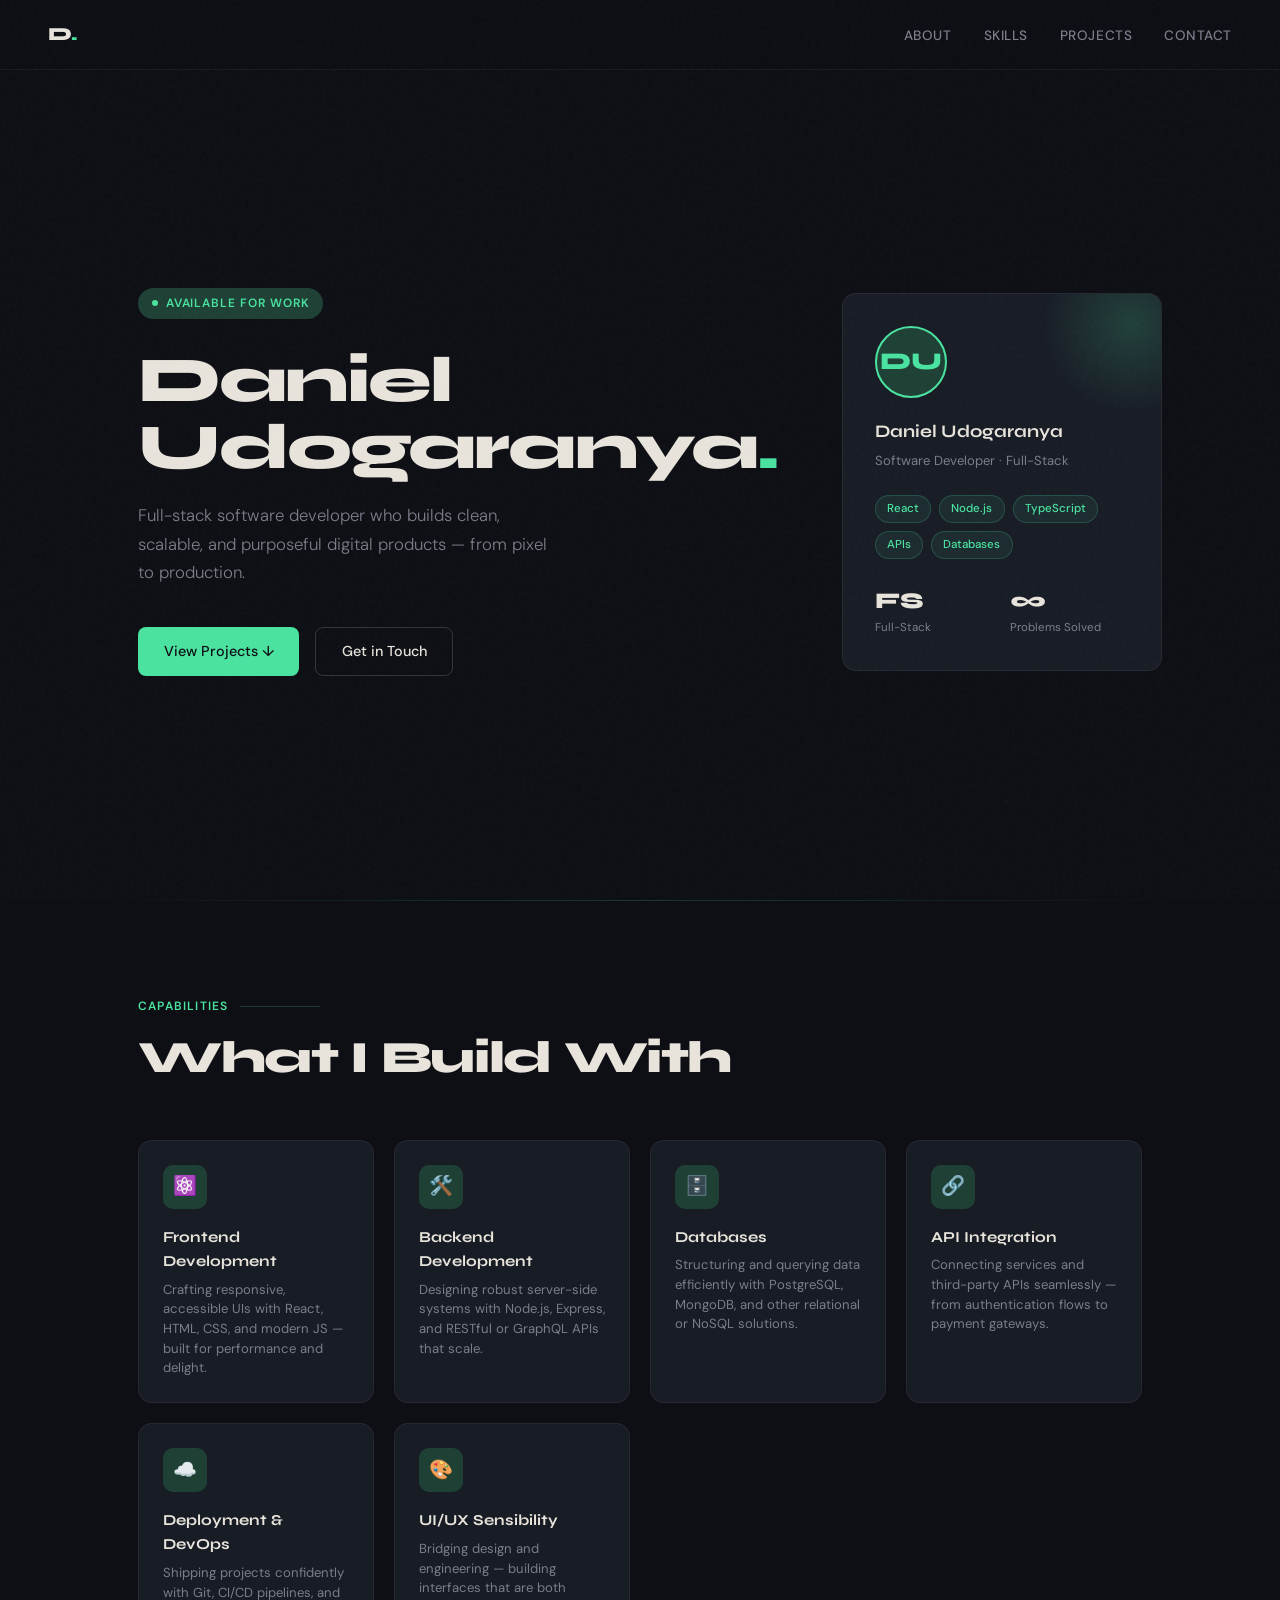
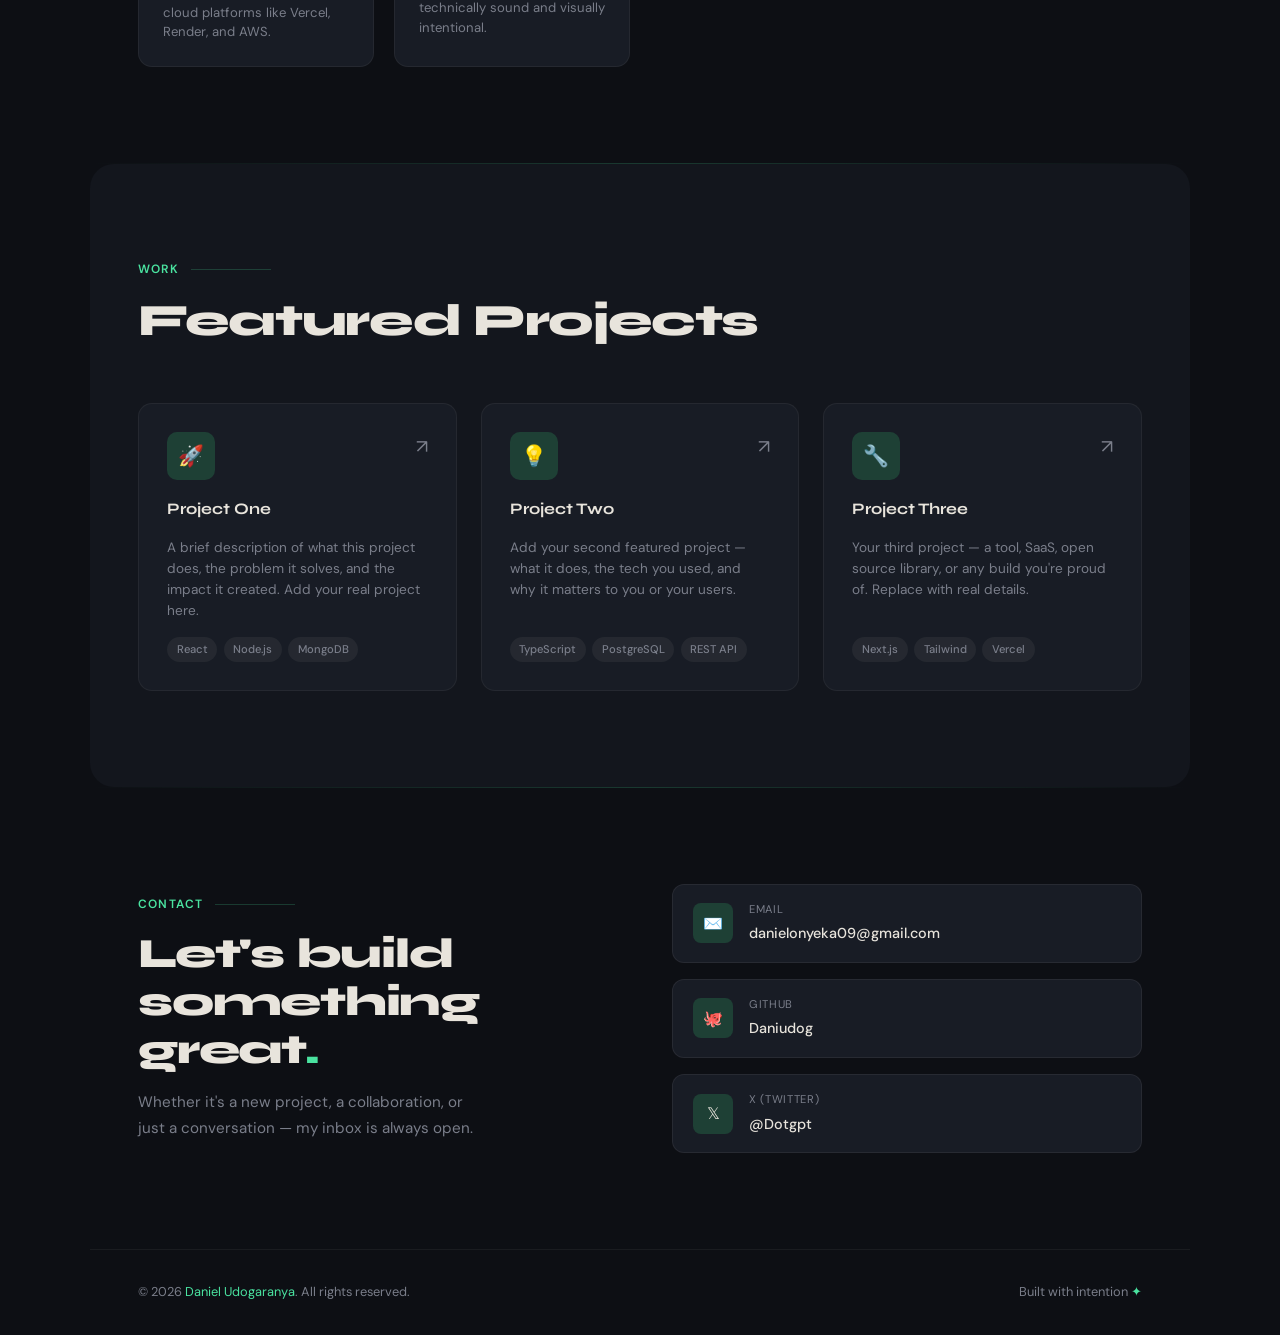
<file: portfolio.html>
<!DOCTYPE html>
<html lang="en">
<head>
  <meta charset="UTF-8" />
  <meta name="viewport" content="width=device-width, initial-scale=1.0"/>
  <title>Daniel Udogaranya — Software Developer</title>
  <link href="https://fonts.googleapis.com/css2?family=Syne:wght@400;600;700;800&family=DM+Sans:ital,opsz,wght@0,9..40,300;0,9..40,400;0,9..40,500;1,9..40,300&display=swap" rel="stylesheet"/>
  <style>
    /* ── DESIGN TOKENS ───────────────────────────────────────────
       60%  #0D0F14  deep charcoal (dominant)
       30%  #E8E4DC  warm off-white (secondary)
       10%  #4AE3A0  mint-green accent
    ─────────────────────────────────────────────────────────── */
    *, *::before, *::after { box-sizing: border-box; margin: 0; padding: 0; }

    :root {
      --bg:        #0D0F14;
      --surface:   #13161D;
      --card:      #181C25;
      --off-white: #E8E4DC;
      --muted:     #7A7E8A;
      --accent:    #4AE3A0;
      --accent-dim:#1E4035;

      --font-display: 'Syne', sans-serif;
      --font-body:    'DM Sans', sans-serif;
      --max-w: 1100px;
      --radius: 14px;
    }

    html { scroll-behavior: smooth; }

    body {
      background: var(--bg);
      color: var(--off-white);
      font-family: var(--font-body);
      font-size: 16px;
      line-height: 1.6;
      overflow-x: hidden;
    }

    /* ── NOISE OVERLAY ── */
    body::before {
      content: '';
      position: fixed; inset: 0;
      background-image: url("data:image/svg+xml,%3Csvg viewBox='0 0 256 256' xmlns='http://www.w3.org/2000/svg'%3E%3Cfilter id='n'%3E%3CfeTurbulence type='fractalNoise' baseFrequency='0.9' numOctaves='4' stitchTiles='stitch'/%3E%3C/filter%3E%3Crect width='100%25' height='100%25' filter='url(%23n)' opacity='1'/%3E%3C/svg%3E");
      opacity: 0.025;
      pointer-events: none;
      z-index: 9999;
    }

    /* ── NAV ── */
    nav {
      position: fixed; top: 0; left: 0; right: 0;
      z-index: 100;
      display: flex; align-items: center; justify-content: space-between;
      padding: 1.25rem 3rem;
      backdrop-filter: blur(18px);
      background: rgba(13,15,20,0.7);
      border-bottom: 1px solid rgba(232,228,220,0.06);
    }

    .nav-logo {
      font-family: var(--font-display);
      font-weight: 800;
      font-size: 1.15rem;
      letter-spacing: -0.02em;
      color: var(--off-white);
      text-decoration: none;
    }
    .nav-logo span { color: var(--accent); }

    .nav-links { display: flex; gap: 2rem; list-style: none; }
    .nav-links a {
      font-size: 0.85rem;
      font-weight: 500;
      letter-spacing: 0.04em;
      text-transform: uppercase;
      color: var(--muted);
      text-decoration: none;
      transition: color 0.2s;
    }
    .nav-links a:hover { color: var(--off-white); }

    /* ── HERO ── */
    #hero {
      min-height: 100vh;
      display: grid;
      grid-template-columns: 1fr 1fr;
      align-items: center;
      gap: 4rem;
      padding: 8rem 3rem 4rem;
      max-width: var(--max-w);
      margin: 0 auto;
    }

    .hero-text { animation: fadeUp 0.9s ease both; }

    .hero-badge {
      display: inline-flex; align-items: center; gap: 0.5rem;
      background: var(--accent-dim);
      color: var(--accent);
      font-size: 0.75rem;
      font-weight: 600;
      letter-spacing: 0.08em;
      text-transform: uppercase;
      padding: 0.35rem 0.85rem;
      border-radius: 100px;
      margin-bottom: 1.75rem;
    }
    .hero-badge::before {
      content: '';
      width: 6px; height: 6px;
      border-radius: 50%;
      background: var(--accent);
      animation: pulse 2s infinite;
    }

    .hero-name {
      font-family: var(--font-display);
      font-size: clamp(2.8rem, 5vw, 4.5rem);
      font-weight: 800;
      line-height: 1.05;
      letter-spacing: -0.03em;
      color: var(--off-white);
      margin-bottom: 1.25rem;
    }
    .hero-name .accent { color: var(--accent); }

    .hero-sub {
      font-size: 1.05rem;
      font-weight: 300;
      color: var(--muted);
      max-width: 420px;
      line-height: 1.7;
      margin-bottom: 2.5rem;
    }

    .hero-cta {
      display: flex; gap: 1rem; flex-wrap: wrap;
    }

    .btn {
      display: inline-flex; align-items: center; gap: 0.5rem;
      padding: 0.75rem 1.6rem;
      border-radius: 8px;
      font-family: var(--font-body);
      font-size: 0.9rem;
      font-weight: 500;
      cursor: pointer;
      text-decoration: none;
      border: none;
      transition: all 0.22s ease;
    }
    .btn-primary {
      background: var(--accent);
      color: #0D0F14;
    }
    .btn-primary:hover { background: #6ff0b6; transform: translateY(-2px); }

    .btn-ghost {
      background: transparent;
      color: var(--off-white);
      border: 1px solid rgba(232,228,220,0.18);
    }
    .btn-ghost:hover { border-color: var(--off-white); transform: translateY(-2px); }

    /* ── HERO VISUAL ── */
    .hero-visual {
      display: flex; justify-content: flex-end; align-items: center;
      animation: fadeUp 0.9s 0.2s ease both;
    }

    .hero-card {
      width: 320px;
      background: var(--card);
      border: 1px solid rgba(232,228,220,0.07);
      border-radius: var(--radius);
      padding: 2rem;
      position: relative;
      overflow: hidden;
    }
    .hero-card::before {
      content: '';
      position: absolute;
      top: -60px; right: -60px;
      width: 180px; height: 180px;
      background: radial-gradient(circle, rgba(74,227,160,0.18), transparent 70%);
      pointer-events: none;
    }

    .avatar-ring {
      width: 72px; height: 72px;
      border-radius: 50%;
      background: var(--accent-dim);
      border: 2px solid var(--accent);
      display: flex; align-items: center; justify-content: center;
      font-family: var(--font-display);
      font-size: 1.5rem;
      font-weight: 800;
      color: var(--accent);
      margin-bottom: 1.25rem;
    }

    .card-name {
      font-family: var(--font-display);
      font-size: 1.1rem;
      font-weight: 700;
      margin-bottom: 0.2rem;
    }
    .card-role { font-size: 0.82rem; color: var(--muted); margin-bottom: 1.5rem; }

    .card-skills { display: flex; flex-wrap: wrap; gap: 0.5rem; margin-bottom: 1.5rem; }
    .skill-chip {
      background: rgba(74,227,160,0.08);
      color: var(--accent);
      border: 1px solid rgba(74,227,160,0.2);
      font-size: 0.72rem;
      font-weight: 500;
      padding: 0.25rem 0.7rem;
      border-radius: 100px;
    }

    .card-stat-row { display: flex; gap: 1rem; }
    .stat { flex: 1; }
    .stat-num {
      font-family: var(--font-display);
      font-size: 1.4rem;
      font-weight: 800;
      color: var(--off-white);
    }
    .stat-lbl { font-size: 0.72rem; color: var(--muted); }

    /* ── SECTIONS ── */
    section {
      max-width: var(--max-w);
      margin: 0 auto;
      padding: 6rem 3rem;
    }

    .section-label {
      display: flex; align-items: center; gap: 0.75rem;
      font-size: 0.75rem;
      font-weight: 600;
      letter-spacing: 0.1em;
      text-transform: uppercase;
      color: var(--accent);
      margin-bottom: 1rem;
    }
    .section-label::after {
      content: '';
      flex: 1;
      height: 1px;
      background: rgba(74,227,160,0.2);
      max-width: 80px;
    }

    .section-title {
      font-family: var(--font-display);
      font-size: clamp(1.8rem, 3.5vw, 2.8rem);
      font-weight: 800;
      letter-spacing: -0.03em;
      color: var(--off-white);
      margin-bottom: 3.5rem;
      line-height: 1.15;
    }

    /* ── SKILLS ── */
    .skills-grid {
      display: grid;
      grid-template-columns: repeat(auto-fill, minmax(220px, 1fr));
      gap: 1.25rem;
    }

    .skill-card {
      background: var(--card);
      border: 1px solid rgba(232,228,220,0.06);
      border-radius: var(--radius);
      padding: 1.5rem;
      transition: border-color 0.25s, transform 0.25s;
    }
    .skill-card:hover { border-color: rgba(74,227,160,0.3); transform: translateY(-4px); }

    .skill-icon {
      width: 44px; height: 44px;
      border-radius: 10px;
      background: var(--accent-dim);
      display: flex; align-items: center; justify-content: center;
      font-size: 1.2rem;
      margin-bottom: 1rem;
    }

    .skill-card h3 {
      font-family: var(--font-display);
      font-size: 0.95rem;
      font-weight: 700;
      margin-bottom: 0.4rem;
      color: var(--off-white);
    }
    .skill-card p { font-size: 0.82rem; color: var(--muted); line-height: 1.5; }

    /* ── PROJECTS ── */
    #projects { background: var(--surface); border-radius: 24px; }

    .projects-grid {
      display: grid;
      grid-template-columns: repeat(auto-fill, minmax(300px, 1fr));
      gap: 1.5rem;
    }

    .project-card {
      background: var(--card);
      border: 1px solid rgba(232,228,220,0.06);
      border-radius: var(--radius);
      padding: 1.75rem;
      display: flex; flex-direction: column; gap: 1rem;
      transition: border-color 0.25s, transform 0.25s;
      cursor: pointer;
    }
    .project-card:hover { border-color: rgba(74,227,160,0.35); transform: translateY(-5px); }

    .project-header { display: flex; justify-content: space-between; align-items: flex-start; }

    .project-icon {
      width: 48px; height: 48px;
      background: var(--accent-dim);
      border-radius: 10px;
      display: flex; align-items: center; justify-content: center;
      font-size: 1.3rem;
    }

    .project-arrow {
      color: var(--muted);
      font-size: 1.2rem;
      transition: color 0.2s, transform 0.2s;
    }
    .project-card:hover .project-arrow { color: var(--accent); transform: translate(3px, -3px); }

    .project-card h3 {
      font-family: var(--font-display);
      font-size: 1rem;
      font-weight: 700;
      color: var(--off-white);
    }
    .project-card p { font-size: 0.85rem; color: var(--muted); line-height: 1.55; flex: 1; }

    .project-tags { display: flex; flex-wrap: wrap; gap: 0.4rem; }
    .tag {
      font-size: 0.7rem;
      font-weight: 500;
      padding: 0.2rem 0.6rem;
      border-radius: 100px;
      background: rgba(232,228,220,0.06);
      color: var(--muted);
    }

    /* ── CONTACT ── */
    .contact-grid {
      display: grid;
      grid-template-columns: 1fr 1fr;
      gap: 4rem;
      align-items: center;
    }

    .contact-text h2 {
      font-family: var(--font-display);
      font-size: clamp(1.8rem, 3.5vw, 2.6rem);
      font-weight: 800;
      letter-spacing: -0.03em;
      margin-bottom: 1rem;
      line-height: 1.15;
    }
    .contact-text p { font-size: 0.95rem; color: var(--muted); max-width: 340px; line-height: 1.7; }

    .contact-links { display: flex; flex-direction: column; gap: 1rem; }

    .contact-link {
      display: flex; align-items: center; gap: 1rem;
      background: var(--card);
      border: 1px solid rgba(232,228,220,0.07);
      border-radius: 12px;
      padding: 1rem 1.25rem;
      text-decoration: none;
      color: var(--off-white);
      transition: border-color 0.22s, transform 0.22s;
    }
    .contact-link:hover { border-color: rgba(74,227,160,0.35); transform: translateX(4px); }

    .contact-link-icon {
      width: 40px; height: 40px;
      background: var(--accent-dim);
      border-radius: 8px;
      display: flex; align-items: center; justify-content: center;
      font-size: 1rem;
      flex-shrink: 0;
    }

    .contact-link-info small { display: block; font-size: 0.7rem; color: var(--muted); margin-bottom: 0.1rem; text-transform: uppercase; letter-spacing: 0.06em; }
    .contact-link-info span { font-size: 0.9rem; font-weight: 500; }

    /* ── FOOTER ── */
    footer {
      border-top: 1px solid rgba(232,228,220,0.06);
      padding: 2rem 3rem;
      max-width: var(--max-w);
      margin: 0 auto;
      display: flex; align-items: center; justify-content: space-between;
    }
    footer p { font-size: 0.8rem; color: var(--muted); }
    footer span { color: var(--accent); }

    /* ── DIVIDER ── */
    .divider {
      height: 1px;
      background: linear-gradient(90deg, transparent, rgba(74,227,160,0.2), transparent);
      max-width: var(--max-w);
      margin: 0 auto;
    }

    /* ── ANIMATIONS ── */
    @keyframes fadeUp {
      from { opacity: 0; transform: translateY(28px); }
      to   { opacity: 1; transform: translateY(0); }
    }
    @keyframes pulse {
      0%, 100% { opacity: 1; }
      50% { opacity: 0.35; }
    }

    .reveal {
      opacity: 0;
      transform: translateY(24px);
      transition: opacity 0.6s ease, transform 0.6s ease;
    }
    .reveal.visible { opacity: 1; transform: none; }

    /* ── RESPONSIVE ── */
    @media (max-width: 768px) {
      nav { padding: 1rem 1.5rem; }
      .nav-links { gap: 1.2rem; }
      #hero { grid-template-columns: 1fr; padding: 7rem 1.5rem 3rem; }
      .hero-visual { justify-content: flex-start; }
      section { padding: 4rem 1.5rem; }
      .contact-grid { grid-template-columns: 1fr; gap: 2.5rem; }
      footer { flex-direction: column; gap: 0.5rem; text-align: center; }
    }
  </style>
</head>
<body>

  <!-- NAV -->
  <nav>
    <a href="#" class="nav-logo">D<span>.</span></a>
    <ul class="nav-links">
      <li><a href="#about">About</a></li>
      <li><a href="#skills">Skills</a></li>
      <li><a href="#projects">Projects</a></li>
      <li><a href="#contact">Contact</a></li>
    </ul>
  </nav>

  <!-- HERO -->
  <div id="hero">
    <div class="hero-text">
      <div class="hero-badge">Available for work</div>
      <h1 class="hero-name">
        Daniel<br/>
        Udogaranya<span class="accent">.</span>
      </h1>
      <p class="hero-sub">
        Full-stack software developer who builds clean, scalable, and purposeful digital products — from pixel to production.
      </p>
      <div class="hero-cta">
        <a href="#projects" class="btn btn-primary">View Projects ↓</a>
        <a href="#contact" class="btn btn-ghost">Get in Touch</a>
      </div>
    </div>

    <div class="hero-visual">
      <div class="hero-card">
        <div class="avatar-ring">DU</div>
        <div class="card-name">Daniel Udogaranya</div>
        <div class="card-role">Software Developer · Full-Stack</div>
        <div class="card-skills">
          <span class="skill-chip">React</span>
          <span class="skill-chip">Node.js</span>
          <span class="skill-chip">TypeScript</span>
          <span class="skill-chip">APIs</span>
          <span class="skill-chip">Databases</span>
        </div>
        <div class="card-stat-row">
          <div class="stat">
            <div class="stat-num">FS</div>
            <div class="stat-lbl">Full-Stack</div>
          </div>
          <div class="stat">
            <div class="stat-num">∞</div>
            <div class="stat-lbl">Problems Solved</div>
          </div>
        </div>
      </div>
    </div>
  </div>

  <div class="divider"></div>

  <!-- SKILLS -->
  <section id="skills">
    <div class="section-label reveal">Capabilities</div>
    <h2 class="section-title reveal">What I Build With</h2>

    <div class="skills-grid">
      <div class="skill-card reveal">
        <div class="skill-icon">⚛️</div>
        <h3>Frontend Development</h3>
        <p>Crafting responsive, accessible UIs with React, HTML, CSS, and modern JS — built for performance and delight.</p>
      </div>
      <div class="skill-card reveal">
        <div class="skill-icon">🛠️</div>
        <h3>Backend Development</h3>
        <p>Designing robust server-side systems with Node.js, Express, and RESTful or GraphQL APIs that scale.</p>
      </div>
      <div class="skill-card reveal">
        <div class="skill-icon">🗄️</div>
        <h3>Databases</h3>
        <p>Structuring and querying data efficiently with PostgreSQL, MongoDB, and other relational or NoSQL solutions.</p>
      </div>
      <div class="skill-card reveal">
        <div class="skill-icon">🔗</div>
        <h3>API Integration</h3>
        <p>Connecting services and third-party APIs seamlessly — from authentication flows to payment gateways.</p>
      </div>
      <div class="skill-card reveal">
        <div class="skill-icon">☁️</div>
        <h3>Deployment & DevOps</h3>
        <p>Shipping projects confidently with Git, CI/CD pipelines, and cloud platforms like Vercel, Render, and AWS.</p>
      </div>
      <div class="skill-card reveal">
        <div class="skill-icon">🎨</div>
        <h3>UI/UX Sensibility</h3>
        <p>Bridging design and engineering — building interfaces that are both technically sound and visually intentional.</p>
      </div>
    </div>
  </section>

  <div class="divider"></div>

  <!-- PROJECTS -->
  <section id="projects">
    <div class="section-label reveal">Work</div>
    <h2 class="section-title reveal">Featured Projects</h2>

    <div class="projects-grid">
      <div class="project-card reveal">
        <div class="project-header">
          <div class="project-icon">🚀</div>
          <span class="project-arrow">↗</span>
        </div>
        <h3>Project One</h3>
        <p>A brief description of what this project does, the problem it solves, and the impact it created. Add your real project here.</p>
        <div class="project-tags">
          <span class="tag">React</span>
          <span class="tag">Node.js</span>
          <span class="tag">MongoDB</span>
        </div>
      </div>

      <div class="project-card reveal">
        <div class="project-header">
          <div class="project-icon">💡</div>
          <span class="project-arrow">↗</span>
        </div>
        <h3>Project Two</h3>
        <p>Add your second featured project — what it does, the tech you used, and why it matters to you or your users.</p>
        <div class="project-tags">
          <span class="tag">TypeScript</span>
          <span class="tag">PostgreSQL</span>
          <span class="tag">REST API</span>
        </div>
      </div>

      <div class="project-card reveal">
        <div class="project-header">
          <div class="project-icon">🔧</div>
          <span class="project-arrow">↗</span>
        </div>
        <h3>Project Three</h3>
        <p>Your third project — a tool, SaaS, open source library, or any build you're proud of. Replace with real details.</p>
        <div class="project-tags">
          <span class="tag">Next.js</span>
          <span class="tag">Tailwind</span>
          <span class="tag">Vercel</span>
        </div>
      </div>
    </div>
  </section>

  <div class="divider"></div>

  <!-- CONTACT -->
  <section id="contact">
    <div class="contact-grid">
      <div class="contact-text reveal">
        <div class="section-label">Contact</div>
        <h2>Let's build something great<span style="color:var(--accent)">.</span></h2>
        <p>Whether it's a new project, a collaboration, or just a conversation — my inbox is always open.</p>
      </div>

      <div class="contact-links reveal">
        <a href="mailto:danielonyeka09@gmail.com" class="contact-link">
          <div class="contact-link-icon">✉️</div>
          <div class="contact-link-info">
            <small>Email</small>
            <span>danielonyeka09@gmail.com</span>
          </div>
        </a>
        <a href="https://github.com/Daniudog" target="_blank" rel="noopener" class="contact-link">
          <div class="contact-link-icon">🐙</div>
          <div class="contact-link-info">
            <small>GitHub</small>
            <span>Daniudog</span>
          </div>
        </a>
        <a href="https://x.com/Dotgpt" target="_blank" rel="noopener" class="contact-link">
          <div class="contact-link-icon">𝕏</div>
          <div class="contact-link-info">
            <small>X (Twitter)</small>
            <span>@Dotgpt</span>
          </div>
        </a>
      </div>
    </div>
  </section>

  <!-- FOOTER -->
  <footer>
    <p>© 2026 <span>Daniel Udogaranya</span>. All rights reserved.</p>
    <p>Built with intention<span> ✦</span></p>
  </footer>

  <!-- SCROLL REVEAL -->
  <script>
    const reveals = document.querySelectorAll('.reveal');
    const io = new IntersectionObserver(
      entries => entries.forEach(e => { if (e.isIntersecting) { e.target.classList.add('visible'); io.unobserve(e.target); } }),
      { threshold: 0.12 }
    );
    reveals.forEach(el => io.observe(el));
  </script>
</body>
</html>
</file>
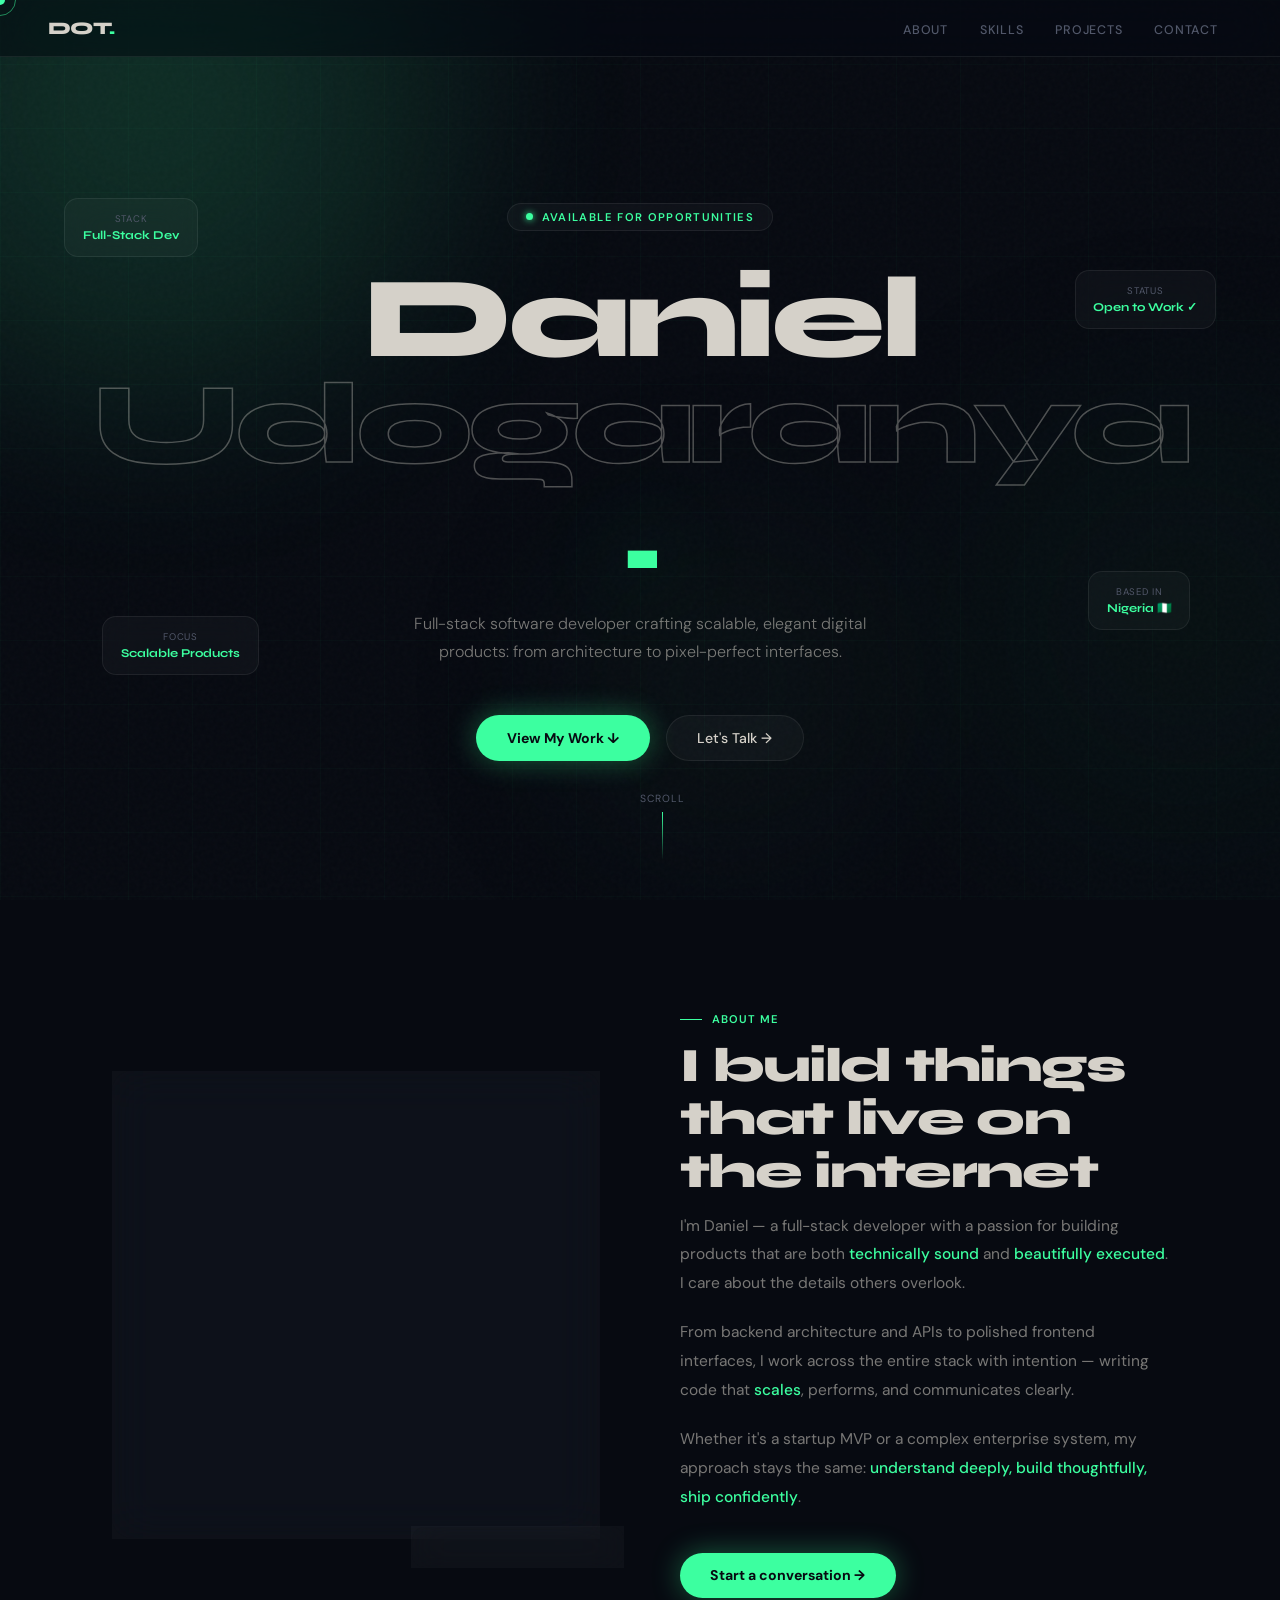
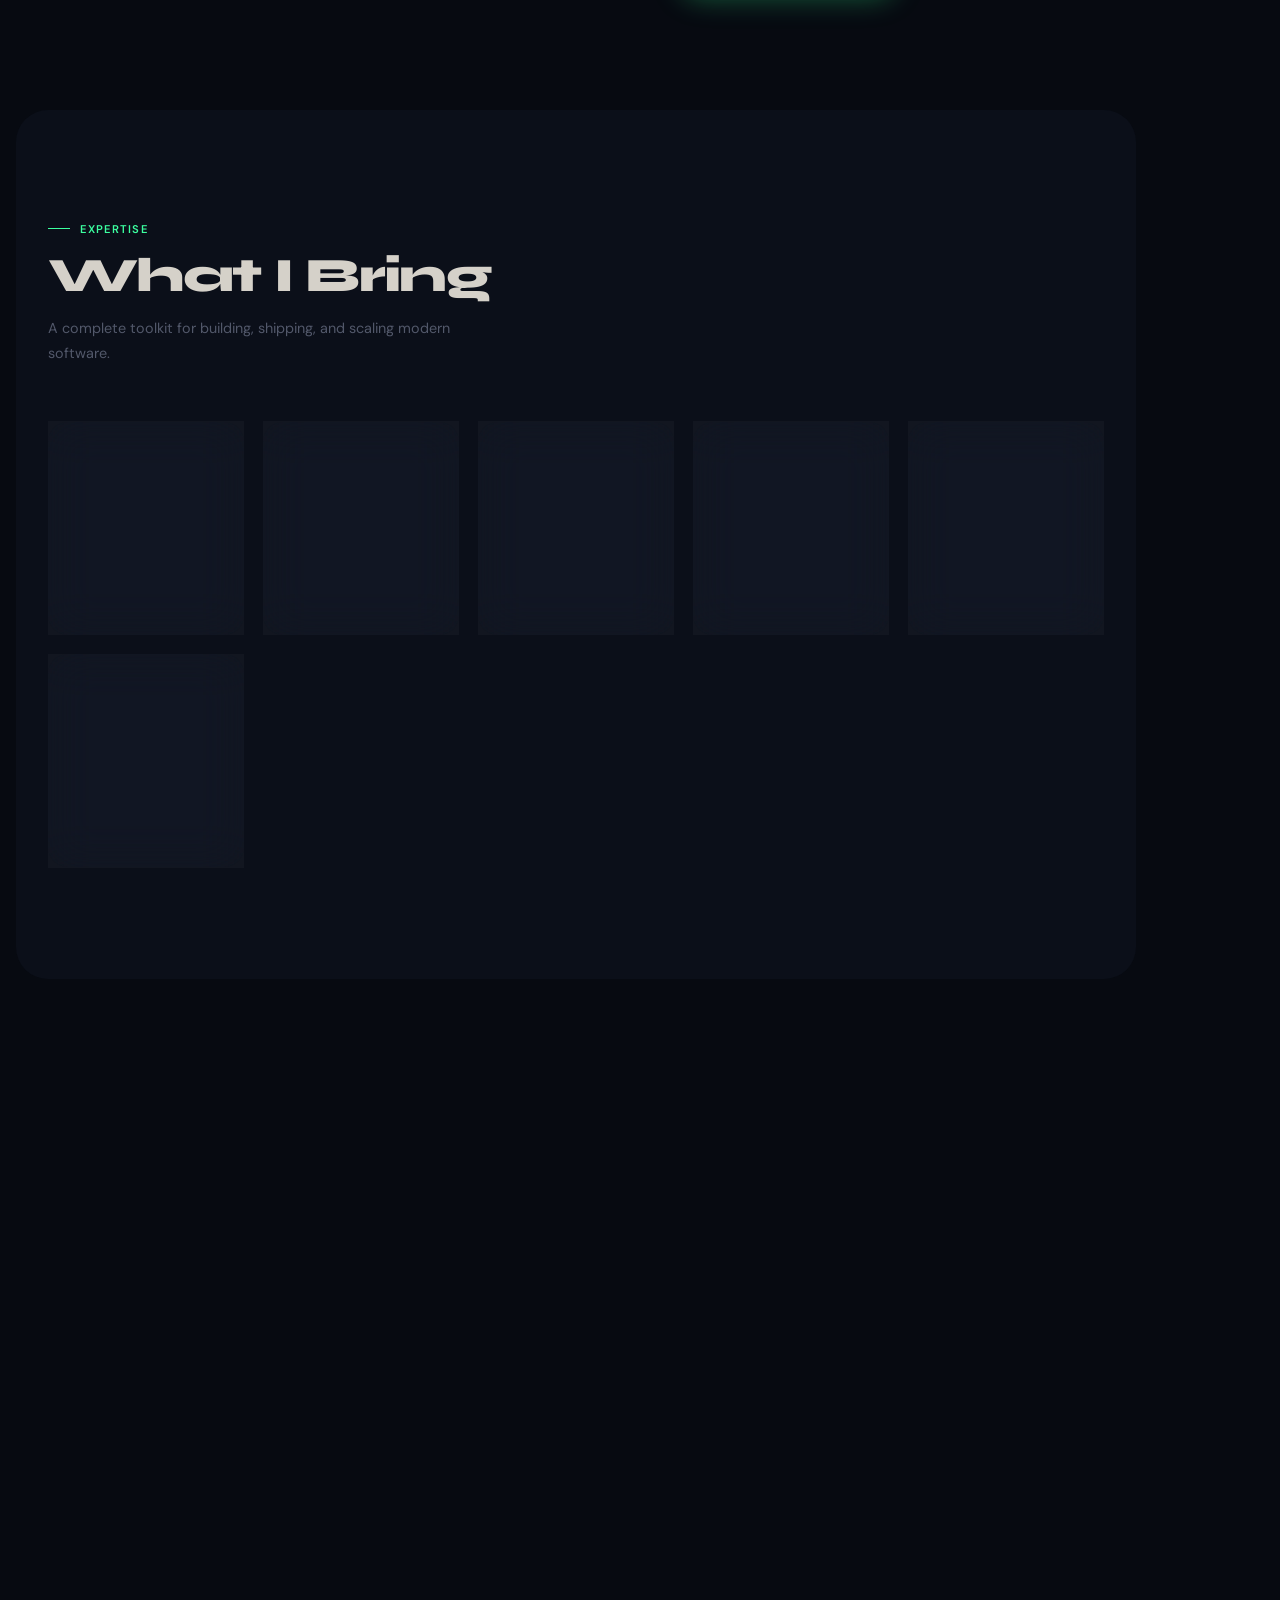
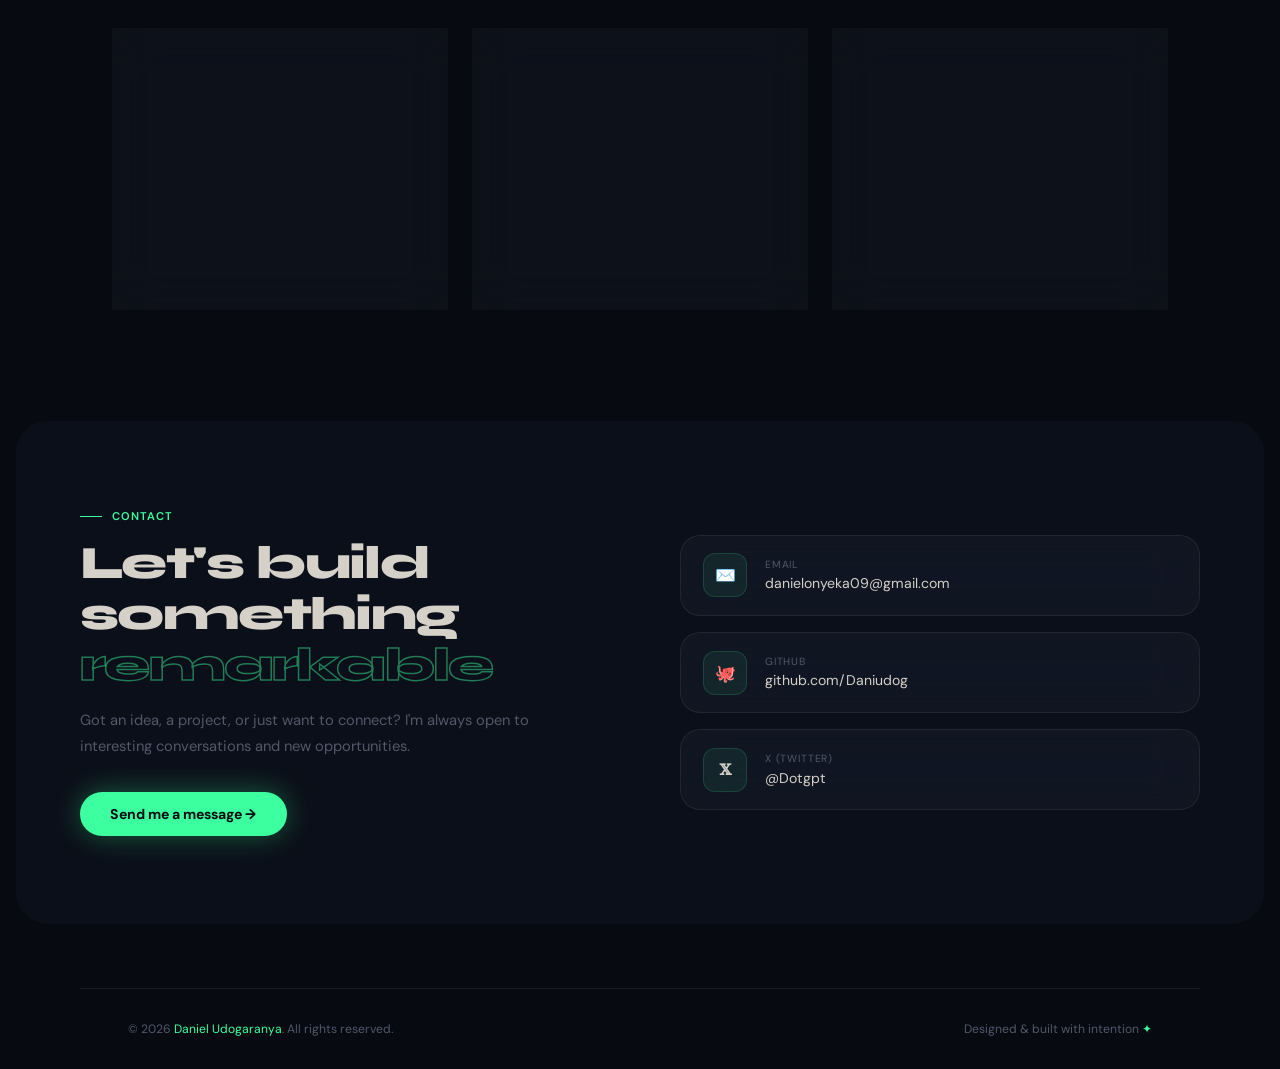
<file: portfolio2.html>
<!DOCTYPE html>
<html lang="en">
<head>
  <meta charset="UTF-8"/>
  <meta name="viewport" content="width=device-width, initial-scale=1.0"/>
  <title>Daniel Udogaranya — Software Developer</title>
  <link href="https://fonts.googleapis.com/css2?family=Syne:wght@400;500;600;700;800&family=DM+Sans:ital,opsz,wght@0,9..40,300;0,9..40,400;0,9..40,500;1,9..40,300&display=swap" rel="stylesheet"/>
  <style>
    /* ══════════════════════════════════════════
       TOKENS  60 / 30 / 10
       60%  #070A11  abyss dark
       30%  #D5D1C9  warm ivory
       10%  #3CFFA0  electric mint
    ══════════════════════════════════════════ */
    *, *::before, *::after { box-sizing: border-box; margin: 0; padding: 0; }
    :root {
      --bg:         #070A11;
      --bg2:        #0B0F19;
      --ivory:      #D5D1C9;
      --ivory-dim:  rgba(213,209,201,0.55);
      --muted:      #52586A;
      --mint:       #3CFFA0;
      --mint-glow:  rgba(60,255,160,0.2);
      --mint-dim:   rgba(60,255,160,0.07);
      --glass:      rgba(255,255,255,0.03);
      --glass-b:    rgba(255,255,255,0.07);
      --glass-bh:   rgba(60,255,160,0.3);
      --r: 20px;
      --font-d: 'Syne', sans-serif;
      --font-b: 'DM Sans', sans-serif;
      --max: 1120px;
    }
    html { scroll-behavior: smooth; }
    body {
      background: var(--bg);
      color: var(--ivory);
      font-family: var(--font-b);
      overflow-x: hidden;
      cursor: none;
    }

    /* ── CURSOR ── */
    #cur  { width:10px;height:10px;background:var(--mint);border-radius:50%;position:fixed;pointer-events:none;z-index:9999;transform:translate(-50%,-50%);mix-blend-mode:screen;transition:width .2s,height .2s; }
    #cur2 { width:32px;height:32px;border:1px solid rgba(60,255,160,0.5);border-radius:50%;position:fixed;pointer-events:none;z-index:9998;transform:translate(-50%,-50%);transition:left .1s,top .1s; }

    /* ── BG LAYER ── */
    .bg-wrap { position:fixed;inset:0;z-index:0;pointer-events:none;overflow:hidden; }
    .orb {
      position:absolute;border-radius:50%;
      filter:blur(90px);opacity:.18;
      animation:drift 20s ease-in-out infinite;
    }
    .o1{width:700px;height:700px;background:radial-gradient(circle,#3CFFA0,transparent);top:-250px;left:-200px;animation-delay:0s;}
    .o2{width:550px;height:550px;background:radial-gradient(circle,#0A3D25,transparent);bottom:0;right:-180px;animation-delay:-7s;}
    .o3{width:380px;height:380px;background:radial-gradient(circle,#1B3D2C,transparent);top:55%;left:42%;animation-delay:-14s;}
    @keyframes drift{0%,100%{transform:translate(0,0) scale(1);}40%{transform:translate(35px,-28px) scale(1.07);}70%{transform:translate(-25px,38px) scale(.93);}}

    .bg-grid {
      position:fixed;inset:0;z-index:0;pointer-events:none;
      background-image:
        linear-gradient(rgba(60,255,160,0.025) 1px,transparent 1px),
        linear-gradient(90deg,rgba(60,255,160,0.025) 1px,transparent 1px);
      background-size:64px 64px;
    }
    .noise {
      position:fixed;inset:0;z-index:1;pointer-events:none;opacity:.025;
      background-image:url("data:image/svg+xml,%3Csvg viewBox='0 0 256 256' xmlns='http://www.w3.org/2000/svg'%3E%3Cfilter id='n'%3E%3CfeTurbulence type='fractalNoise' baseFrequency='.85' numOctaves='4' stitchTiles='stitch'/%3E%3C/filter%3E%3Crect width='100%25' height='100%25' filter='url(%23n)'/%3E%3C/svg%3E");
    }

    .wrap { position:relative;z-index:2; }

    /* ── NAV ── */
    nav {
      position:fixed;top:0;left:0;right:0;z-index:200;
      display:flex;align-items:center;justify-content:space-between;
      padding:1.1rem 3rem;
      backdrop-filter:blur(28px) saturate(1.5);
      -webkit-backdrop-filter:blur(28px) saturate(1.5);
      background:rgba(7,10,17,0.55);
      border-bottom:1px solid var(--glass-b);
    }
    .logo {
      font-family:var(--font-d);font-weight:800;font-size:1.1rem;
      letter-spacing:-.03em;color:var(--ivory);text-decoration:none;
    }
    .logo .dot{color:var(--mint);}
    .nav-links{display:flex;gap:.2rem;list-style:none;}
    .nav-links a{
      font-size:.78rem;font-weight:500;letter-spacing:.06em;text-transform:uppercase;
      color:var(--muted);text-decoration:none;
      padding:.42rem .9rem;border-radius:100px;
      transition:color .2s,background .2s;
    }
    .nav-links a:hover{color:var(--mint);background:var(--mint-dim);}

    /* ── GLASS UTIL ── */
    .glass {
      background:var(--glass);
      border:1px solid var(--glass-b);
      backdrop-filter:blur(22px) saturate(1.3);
      -webkit-backdrop-filter:blur(22px) saturate(1.3);
      border-radius:var(--r);
      transition:border-color .3s,box-shadow .3s,transform .3s;
    }
    .glass:hover {
      border-color:var(--glass-bh);
      box-shadow:0 0 60px rgba(60,255,160,0.1),0 24px 60px rgba(0,0,0,0.5);
    }

    /* ── BUTTONS ── */
    .btn {
      display:inline-flex;align-items:center;gap:.5rem;
      padding:.82rem 1.9rem;border-radius:100px;
      font-family:var(--font-b);font-size:.88rem;font-weight:500;
      cursor:none;text-decoration:none;border:none;
      transition:all .25s ease;position:relative;overflow:hidden;
    }
    .btn::after{content:'';position:absolute;inset:0;background:white;opacity:0;transition:opacity .2s;}
    .btn:hover::after{opacity:.06;}
    .btn-primary{
      background:var(--mint);color:#070A11;font-weight:700;
      box-shadow:0 0 28px rgba(60,255,160,0.35),0 4px 18px rgba(0,0,0,.4);
    }
    .btn-primary:hover{transform:translateY(-3px);box-shadow:0 0 50px rgba(60,255,160,.5),0 10px 32px rgba(0,0,0,.5);}
    .btn-glass{
      background:var(--glass);border:1px solid var(--glass-b);
      backdrop-filter:blur(12px);color:var(--ivory);
    }
    .btn-glass:hover{border-color:rgba(60,255,160,.5);color:var(--mint);transform:translateY(-3px);}

    /* ── HERO ── */
    #hero {
      min-height:100vh;
      display:flex;flex-direction:column;align-items:center;justify-content:center;
      text-align:center;padding:9rem 2rem 5rem;
      position:relative;
    }

    .eyebrow {
      display:inline-flex;align-items:center;gap:.55rem;
      background:var(--glass);border:1px solid var(--glass-b);
      backdrop-filter:blur(14px);
      color:var(--mint);font-size:.7rem;font-weight:600;
      letter-spacing:.12em;text-transform:uppercase;
      padding:.38rem 1.1rem;border-radius:100px;
      margin-bottom:2.2rem;
      animation:fadeD .9s ease both;
    }
    .pdot{width:7px;height:7px;border-radius:50%;background:var(--mint);animation:pls 2s infinite;box-shadow:0 0 7px var(--mint);}
    @keyframes pls{0%,100%{opacity:1;box-shadow:0 0 7px var(--mint);}50%{opacity:.3;box-shadow:0 0 2px var(--mint);}}

    .hero-name {
      font-family:var(--font-d);
      font-size:clamp(3.5rem,9vw,8rem);
      font-weight:800;line-height:.92;letter-spacing:-.045em;
      margin-bottom:1.6rem;
    }
    .hn-solid { display:block;animation:fadeD .8s .05s ease both; }
    .hn-outline {
      display:block;
      color:transparent;
      -webkit-text-stroke:1.5px rgba(213,209,201,0.35);
      animation:fadeD .8s .15s ease both;
    }
    .hn-mint {
      display:block;color:var(--mint);
      text-shadow:0 0 100px rgba(60,255,160,.45),0 0 200px rgba(60,255,160,.15);
      animation:fadeD .8s .25s ease both;
    }

    .hero-desc {
      font-size:1rem;font-weight:300;color:var(--ivory-dim);
      max-width:460px;line-height:1.8;margin:0 auto 3rem;
      animation:fadeD .8s .35s ease both;
    }

    .hero-cta {
      display:flex;gap:1rem;justify-content:center;flex-wrap:wrap;
      animation:fadeD .8s .45s ease both;
    }

    /* floating cards near hero */
    .hero-floats {
      position:absolute;inset:0;pointer-events:none;
      overflow:hidden;
    }
    .hf {
      position:absolute;
      background:var(--glass);border:1px solid var(--glass-b);
      backdrop-filter:blur(18px);
      border-radius:14px;padding:.8rem 1.1rem;
      font-size:.75rem;color:var(--ivory);
      white-space:nowrap;
      animation:floatCard 6s ease-in-out infinite;
    }
    .hf1{top:22%;left:5%;animation-delay:0s;}
    .hf2{top:30%;right:5%;animation-delay:-2s;}
    .hf3{bottom:25%;left:8%;animation-delay:-4s;}
    .hf4{bottom:30%;right:7%;animation-delay:-1s;}
    .hf .hf-label{display:block;font-size:.6rem;letter-spacing:.08em;text-transform:uppercase;color:var(--muted);margin-bottom:.15rem;}
    .hf .hf-val{font-family:var(--font-d);font-weight:700;color:var(--mint);}
    @keyframes floatCard{0%,100%{transform:translateY(0) rotate(0deg);}50%{transform:translateY(-10px) rotate(.5deg);}}

    .scroll-hint {
      position:absolute;bottom:2.5rem;left:50%;transform:translateX(-50%);
      display:flex;flex-direction:column;align-items:center;gap:.45rem;
      font-size:.65rem;letter-spacing:.1em;text-transform:uppercase;
      color:var(--muted);animation:fadeD 1s .9s ease both;
    }
    .scl{width:1px;height:48px;background:linear-gradient(to bottom,var(--mint),transparent);animation:scl 2.2s ease-in-out infinite;}
    @keyframes scl{0%,100%{transform:scaleY(1);opacity:1;}50%{transform:scaleY(.35) translateY(20px);opacity:.3;}}

    @keyframes fadeD {from{opacity:0;transform:translateY(-18px);}to{opacity:1;transform:none;}}

    /* ── SECTION BASE ── */
    .sec{max-width:var(--max);margin:0 auto;padding:7rem 2rem;}
    .stag{font-size:.7rem;font-weight:600;letter-spacing:.1em;text-transform:uppercase;color:var(--mint);display:flex;align-items:center;gap:.6rem;margin-bottom:.9rem;}
    .stag::before{content:'';width:22px;height:1px;background:var(--mint);}
    .sec-title{font-family:var(--font-d);font-size:clamp(1.9rem,4vw,3rem);font-weight:800;letter-spacing:-.035em;line-height:1.1;color:var(--ivory);margin-bottom:.8rem;}
    .sec-sub{font-size:.9rem;color:var(--muted);line-height:1.75;max-width:460px;margin-bottom:3.5rem;}

    /* ── ABOUT ── */
    #about{max-width:100%;padding:0;}
    .about-in{
      max-width:var(--max);margin:0 auto;padding:7rem 2rem;
      display:grid;grid-template-columns:1fr 1fr;gap:5rem;align-items:center;
    }
    .about-card{padding:2.5rem;position:relative;overflow:hidden;}
    .about-card::before{
      content:'';position:absolute;top:-1px;left:2.5rem;right:2.5rem;height:2px;
      background:linear-gradient(90deg,transparent,var(--mint),transparent);
    }
    .ac-glow{position:absolute;top:-50px;right:-50px;width:220px;height:220px;background:radial-gradient(circle,rgba(60,255,160,.1),transparent 70%);pointer-events:none;}
    .avatar {
      width:76px;height:76px;border-radius:18px;
      background:linear-gradient(135deg,rgba(60,255,160,.12),rgba(60,255,160,.04));
      border:1.5px solid rgba(60,255,160,.35);
      display:flex;align-items:center;justify-content:center;
      font-family:var(--font-d);font-size:1.6rem;font-weight:800;color:var(--mint);
      margin-bottom:1.5rem;
      box-shadow:0 0 30px rgba(60,255,160,.15);
    }
    .ac-name{font-family:var(--font-d);font-size:1.3rem;font-weight:700;margin-bottom:.15rem;}
    .ac-role{font-size:.78rem;color:var(--mint);font-weight:500;margin-bottom:1.3rem;}
    .status{
      display:inline-flex;align-items:center;gap:.55rem;
      font-size:.72rem;color:var(--muted);
      background:var(--mint-dim);border:1px solid rgba(60,255,160,.15);
      padding:.38rem .9rem;border-radius:100px;margin-bottom:1.5rem;
    }
    .chips{display:flex;flex-wrap:wrap;gap:.45rem;margin-bottom:2rem;}
    .chip{
      font-size:.68rem;font-weight:500;
      padding:.28rem .75rem;border-radius:100px;
      background:rgba(60,255,160,.07);border:1px solid rgba(60,255,160,.18);
      color:var(--mint);
    }
    .stats-row{display:flex;gap:.9rem;}
    .stat-b{
      flex:1;padding:.9rem;text-align:center;
      background:rgba(255,255,255,.025);border:1px solid var(--glass-b);border-radius:12px;
    }
    .sn{font-family:var(--font-d);font-size:1.4rem;font-weight:800;color:var(--ivory);display:block;}
    .sl{font-size:.65rem;color:var(--muted);text-transform:uppercase;letter-spacing:.06em;}
    .float-b {
      position:absolute;bottom:-1.8rem;right:-1.5rem;
      background:var(--glass);border:1px solid var(--glass-b);
      backdrop-filter:blur(18px);border-radius:12px;
      padding:.7rem 1.1rem;font-size:.75rem;color:var(--ivory);
      animation:bob 4s ease-in-out infinite;
    }
    .float-b span{color:var(--mint);font-weight:600;}
    @keyframes bob{0%,100%{transform:translateY(0);}50%{transform:translateY(-8px);}}
    .about-text p{font-size:.97rem;color:var(--ivory-dim);line-height:1.85;margin-bottom:1.3rem;}
    .about-text strong{color:var(--mint);font-weight:500;}

    /* ── SKILLS ── */
    #skills{background:var(--bg2);border-radius:32px;margin:0 1rem;}
    .skills-grid{display:grid;grid-template-columns:repeat(auto-fill,minmax(195px,1fr));gap:1.2rem;}
    .sk-card{padding:1.8rem 1.5rem;position:relative;overflow:hidden;cursor:none;}
    .sk-card::after{
      content:'';position:absolute;bottom:0;left:0;right:0;height:2px;
      background:linear-gradient(90deg,transparent,var(--mint),transparent);
      transform:scaleX(0);transition:transform .4s ease;
    }
    .sk-card:hover::after{transform:scaleX(1);}
    .sk-card:hover{transform:translateY(-7px);box-shadow:0 24px 70px rgba(0,0,0,.5),0 0 60px rgba(60,255,160,.08);}
    .sk-glow{position:absolute;top:-40px;right:-40px;width:130px;height:130px;background:radial-gradient(circle,rgba(60,255,160,.09),transparent 70%);opacity:0;transition:opacity .4s;pointer-events:none;}
    .sk-card:hover .sk-glow{opacity:1;}
    .sk-icon{font-size:1.65rem;margin-bottom:1rem;display:block;transition:transform .3s;filter:drop-shadow(0 0 8px rgba(60,255,160,.25));}
    .sk-card:hover .sk-icon{transform:scale(1.2) rotate(-6deg);}
    .sk-card h3{font-family:var(--font-d);font-size:.92rem;font-weight:700;margin-bottom:.35rem;color:var(--ivory);}
    .sk-card p{font-size:.78rem;color:var(--muted);line-height:1.6;}

    /* ── PROJECTS ── */
    #projects{max-width:var(--max);margin:0 auto;padding:7rem 2rem;}
    .proj-grid{display:grid;grid-template-columns:repeat(3,1fr);gap:1.5rem;}
    .pc{padding:2rem;display:flex;flex-direction:column;gap:1.2rem;position:relative;overflow:hidden;cursor:none;}
    .pc::before{content:'';position:absolute;inset:0;background:radial-gradient(ellipse at top left,rgba(60,255,160,.05),transparent 60%);opacity:0;transition:opacity .4s;}
    .pc:hover::before{opacity:1;}
    .pc:hover{transform:translateY(-8px);box-shadow:0 32px 80px rgba(0,0,0,.55),0 0 60px rgba(60,255,160,.1);}
    .ph{display:flex;justify-content:space-between;align-items:flex-start;}
    .pi{width:52px;height:52px;border-radius:14px;background:linear-gradient(135deg,rgba(60,255,160,.12),rgba(60,255,160,.04));border:1px solid rgba(60,255,160,.2);display:flex;align-items:center;justify-content:center;font-size:1.4rem;transition:transform .3s,box-shadow .3s;}
    .pc:hover .pi{transform:rotate(-8deg) scale(1.1);box-shadow:0 0 20px rgba(60,255,160,.2);}
    .pa{width:34px;height:34px;border-radius:50%;background:var(--glass);border:1px solid var(--glass-b);display:flex;align-items:center;justify-content:center;color:var(--muted);font-size:.9rem;transition:all .25s;}
    .pc:hover .pa{background:var(--mint);color:#070A11;border-color:var(--mint);transform:translate(3px,-3px);}
    .pc h3{font-family:var(--font-d);font-size:1rem;font-weight:700;color:var(--ivory);}
    .pc p{font-size:.82rem;color:var(--muted);line-height:1.6;flex:1;}
    .ptags{display:flex;flex-wrap:wrap;gap:.4rem;}
    .ptag{font-size:.67rem;font-weight:500;padding:.22rem .65rem;border-radius:100px;background:rgba(255,255,255,.04);border:1px solid rgba(255,255,255,.07);color:var(--muted);}

    /* featured wide */
    .pc-feat{grid-column:span 3;display:grid;grid-template-columns:1fr 1fr;gap:3rem;padding:2.5rem;}
    .pc-feat .pb{display:flex;flex-direction:column;gap:1.2rem;}
    .pc-feat .prev{background:rgba(60,255,160,.04);border:1px solid rgba(60,255,160,.1);border-radius:14px;min-height:190px;display:flex;align-items:center;justify-content:center;font-size:4rem;position:relative;overflow:hidden;}
    .pc-feat .prev::before{content:'';position:absolute;inset:0;background:radial-gradient(ellipse at 30% 50%,rgba(60,255,160,.08),transparent 65%);}
    .feat-badge{font-size:.66rem;font-weight:600;letter-spacing:.1em;text-transform:uppercase;color:var(--mint);background:var(--mint-dim);border:1px solid rgba(60,255,160,.2);padding:.23rem .7rem;border-radius:100px;width:fit-content;}

    /* ── CONTACT ── */
    #contact{background:var(--bg2);border-radius:32px;margin:0 1rem 4rem;padding:5.5rem 3rem;}
    .contact-in{max-width:var(--max);margin:0 auto;display:grid;grid-template-columns:1fr 1fr;gap:5rem;align-items:center;}
    .ch{font-family:var(--font-d);font-size:clamp(1.9rem,4vw,2.9rem);font-weight:800;letter-spacing:-.035em;line-height:1.1;margin-bottom:1.1rem;}
    .ch em{font-style:normal;color:transparent;-webkit-text-stroke:1.5px rgba(60,255,160,.45);}
    .csub{font-size:.92rem;color:var(--muted);line-height:1.75;margin-bottom:2rem;}
    .clinks{display:flex;flex-direction:column;gap:1rem;}
    .cl{
      display:flex;align-items:center;gap:1.1rem;
      padding:1.1rem 1.4rem;text-decoration:none;color:var(--ivory);
      position:relative;overflow:hidden;
    }
    .cl::before{content:'';position:absolute;left:0;top:0;bottom:0;width:2px;background:var(--mint);transform:scaleY(0);transform-origin:bottom;transition:transform .3s;}
    .cl:hover::before{transform:scaleY(1);}
    .cl:hover{transform:translateX(6px);border-color:var(--glass-bh);}
    .ci{width:44px;height:44px;border-radius:12px;background:var(--mint-dim);border:1px solid rgba(60,255,160,.15);display:flex;align-items:center;justify-content:center;font-size:1.05rem;flex-shrink:0;transition:background .25s,transform .25s;}
    .cl:hover .ci{background:rgba(60,255,160,.14);transform:scale(1.1) rotate(-5deg);}
    .ci-info small{display:block;font-size:.65rem;color:var(--muted);text-transform:uppercase;letter-spacing:.08em;margin-bottom:.1rem;}
    .ci-info span{font-size:.88rem;font-weight:400;}

    /* ── FOOTER ── */
    footer{border-top:1px solid var(--glass-b);padding:2rem 3rem;max-width:var(--max);margin:0 auto;display:flex;align-items:center;justify-content:space-between;}
    footer p{font-size:.76rem;color:var(--muted);}
    footer .m{color:var(--mint);}

    /* ── REVEAL ── */
    .rv{opacity:0;transform:translateY(28px);transition:opacity .7s ease,transform .7s ease;}
    .rvl{opacity:0;transform:translateX(-28px);transition:opacity .7s ease,transform .7s ease;}
    .rvr{opacity:0;transform:translateX(28px);transition:opacity .7s ease,transform .7s ease;}
    .rv.vis,.rvl.vis,.rvr.vis{opacity:1;transform:none;}
    .d1{transition-delay:.1s;} .d2{transition-delay:.2s;} .d3{transition-delay:.3s;}
    .d4{transition-delay:.4s;} .d5{transition-delay:.5s;} .d6{transition-delay:.6s;}

    /* ── RESPONSIVE ── */
    @media(max-width:900px){
      nav{padding:1rem 1.5rem;}
      .about-in{grid-template-columns:1fr;gap:3rem;}
      .proj-grid{grid-template-columns:1fr;}
      .pc-feat{grid-column:span 1;grid-template-columns:1fr;}
      .contact-in{grid-template-columns:1fr;gap:3rem;}
      #contact,#skills{margin:0;border-radius:0;}
      .sec{padding:5rem 1.5rem;}
      #contact{padding:4rem 1.5rem;}
      footer{flex-direction:column;gap:.5rem;text-align:center;}
      .hf1,.hf2,.hf3,.hf4{display:none;}
    }
  </style>
</head>
<body>

<div id="cur"></div>
<div id="cur2"></div>

<div class="bg-wrap">
  <div class="orb o1"></div>
  <div class="orb o2"></div>
  <div class="orb o3"></div>
</div>
<div class="bg-grid"></div>
<div class="noise"></div>

<div class="wrap">

  <!-- NAV -->
  <nav>
    <a href="#" class="logo">DOT<span class="dot">.</span></a>
    <ul class="nav-links">
      <li><a href="#about">About</a></li>
      <li><a href="#skills">Skills</a></li>
      <li><a href="#projects">Projects</a></li>
      <li><a href="#contact">Contact</a></li>
    </ul>
  </nav>

  <!-- HERO -->
  <section id="hero">
    <div class="hero-floats" aria-hidden="true">
      <div class="hf hf1 glass">
        <span class="hf-label">Stack</span>
        <span class="hf-val">Full-Stack Dev</span>
      </div>
      <div class="hf hf2 glass">
        <span class="hf-label">Status</span>
        <span class="hf-val">Open to Work ✓</span>
      </div>
      <div class="hf hf3 glass">
        <span class="hf-label">Focus</span>
        <span class="hf-val">Scalable Products</span>
      </div>
      <div class="hf hf4 glass">
        <span class="hf-label">Based in</span>
        <span class="hf-val">Nigeria 🇳🇬</span>
      </div>
    </div>

    <div class="eyebrow">
      <span class="pdot"></span>
      Available for opportunities
    </div>

    <h1 class="hero-name">
      <span class="hn-solid">Daniel</span>
      <span class="hn-outline">Udogaranya</span>
      <span class="hn-mint">.</span>
    </h1>

    <p class="hero-desc">
      Full-stack software developer crafting scalable, elegant digital products: from architecture to pixel-perfect interfaces.
    </p>

    <div class="hero-cta">
      <a href="#projects" class="btn btn-primary">View My Work ↓</a>
      <a href="#contact" class="btn btn-glass">Let's Talk →</a>
    </div>

    <div class="scroll-hint">
      <span>Scroll</span>
      <div class="scl"></div>
    </div>
  </section>

  <!-- ABOUT -->
  <section id="about">
    <div class="about-in">
      <div class="about-visual" style="position:relative;">
        <div class="glass about-card">
          <div class="ac-glow"></div>
          <div class="avatar">DU</div>
          <div class="ac-name">Daniel Udogaranya</div>
          <div class="ac-role">Software Developer · Full-Stack</div>
          <div class="status"><span class="pdot"></span> Available for work</div>
          <div class="chips">
            <span class="chip">React</span>
            <span class="chip">Node.js</span>
            <span class="chip">TypeScript</span>
            <span class="chip">REST APIs</span>
            <span class="chip">Databases</span>
            <span class="chip">CI/CD</span>
          </div>
          <div class="stats-row">
            <div class="stat-b"><span class="sn">FS</span><span class="sl">Full-Stack</span></div>
            <div class="stat-b"><span class="sn">∞</span><span class="sl">Bugs Fixed</span></div>
            <div class="stat-b"><span class="sn">01</span><span class="sl">Vision</span></div>
          </div>
        </div>
        <div class="glass float-b">⚡ Building in <span>public</span> · @Dotgpt</div>
      </div>

      <div class="about-text rvr">
        <div class="stag rv">About Me</div>
        <h2 class="sec-title">I build things that live on the internet</h2>
        <p>I'm Daniel — a full-stack developer with a passion for building products that are both <strong>technically sound</strong> and <strong>beautifully executed</strong>. I care about the details others overlook.</p>
        <p>From backend architecture and APIs to polished frontend interfaces, I work across the entire stack with intention — writing code that <strong>scales</strong>, performs, and communicates clearly.</p>
        <p>Whether it's a startup MVP or a complex enterprise system, my approach stays the same: <strong>understand deeply, build thoughtfully, ship confidently</strong>.</p>
        <br/>
        <a href="#contact" class="btn btn-primary" style="width:fit-content">Start a conversation →</a>
      </div>
    </div>
  </section>

  <!-- SKILLS -->
  <section id="skills" class="sec">
    <div class="stag rv">Expertise</div>
    <h2 class="sec-title rv">What I Bring</h2>
    <p class="sec-sub rv">A complete toolkit for building, shipping, and scaling modern software.</p>

    <div class="skills-grid">
      <div class="glass sk-card rv d1"><div class="sk-glow"></div><span class="sk-icon">⚛️</span><h3>Frontend</h3><p>React, Next.js, HTML/CSS — responsive, accessible UIs that users love.</p></div>
      <div class="glass sk-card rv d2"><div class="sk-glow"></div><span class="sk-icon">🛠️</span><h3>Backend</h3><p>Node.js, Express, server-side logic, auth flows, and clean API design.</p></div>
      <div class="glass sk-card rv d3"><div class="sk-glow"></div><span class="sk-icon">🗄️</span><h3>Databases</h3><p>PostgreSQL, MongoDB — schema design, query optimisation, migrations.</p></div>
      <div class="glass sk-card rv d4"><div class="sk-glow"></div><span class="sk-icon">🔗</span><h3>API Integration</h3><p>Third-party APIs, webhooks, OAuth, payment gateways — connected seamlessly.</p></div>
      <div class="glass sk-card rv d5"><div class="sk-glow"></div><span class="sk-icon">☁️</span><h3>DevOps</h3><p>Git, CI/CD, Docker, Vercel, Render, AWS — reliable deploys, every time.</p></div>
      <div class="glass sk-card rv d6"><div class="sk-glow"></div><span class="sk-icon">🎨</span><h3>UI/UX Sense</h3><p>Bridging design and engineering — interfaces that look right and feel right.</p></div>
    </div>
  </section>

  <!-- PROJECTS -->
  <section id="projects" class="sec">
    <div class="stag rv">Work</div>
    <h2 class="sec-title rv">Featured Projects</h2>
    <p class="sec-sub rv">Things I've built. Add your real projects here.</p>

    <div class="proj-grid">
      <!-- Featured -->
      <div class="glass pc pc-feat rv">
        <div class="pb">
          <span class="feat-badge">★ Featured</span>
          <div class="ph">
            <div class="pi">🚀</div>
            <div class="pa">↗</div>
          </div>
          <h3>Your Best Project</h3>
          <p>Your flagship project. Add a compelling description — what it does, the problem it solves, who uses it, and the impact it created. This wide card gives it the spotlight it deserves.</p>
          <div class="ptags">
            <span class="ptag">React</span><span class="ptag">Node.js</span>
            <span class="ptag">PostgreSQL</span><span class="ptag">REST API</span><span class="ptag">Vercel</span>
          </div>
        </div>
        <div class="prev">🖥️</div>
      </div>

      <div class="glass pc rv d1">
        <div class="ph"><div class="pi">💡</div><div class="pa">↗</div></div>
        <h3>Project Two</h3>
        <p>Describe this project — what it is, your role, and what makes it technically interesting or impactful.</p>
        <div class="ptags"><span class="ptag">TypeScript</span><span class="ptag">MongoDB</span><span class="ptag">Express</span></div>
      </div>

      <div class="glass pc rv d2">
        <div class="ph"><div class="pi">🔧</div><div class="pa">↗</div></div>
        <h3>Project Three</h3>
        <p>A tool, open source library, or SaaS you built. Replace with your real project details.</p>
        <div class="ptags"><span class="ptag">Next.js</span><span class="ptag">Tailwind</span><span class="ptag">Prisma</span></div>
      </div>

      <div class="glass pc rv d3">
        <div class="ph"><div class="pi">⚙️</div><div class="pa">↗</div></div>
        <h3>Project Four</h3>
        <p>Side project, client work, or experiment. Something you're proud of and want the world to see.</p>
        <div class="ptags"><span class="ptag">React Native</span><span class="ptag">GraphQL</span><span class="ptag">AWS</span></div>
      </div>
    </div>
  </section>

  <!-- CONTACT -->
  <section id="contact">
    <div class="contact-in">
      <div class="rvl">
        <div class="stag">Contact</div>
        <h2 class="ch">Let's build something<br/><em>remarkable</em></h2>
        <p class="csub">Got an idea, a project, or just want to connect? I'm always open to interesting conversations and new opportunities.</p>
        <a href="mailto:danielonyeka09@gmail.com" class="btn btn-primary">Send me a message →</a>
      </div>

      <div class="clinks rvr">
        <a href="mailto:danielonyeka09@gmail.com" class="glass cl">
          <div class="ci">✉️</div>
          <div class="ci-info"><small>Email</small><span>danielonyeka09@gmail.com</span></div>
        </a>
        <a href="https://github.com/Daniudog" target="_blank" rel="noopener" class="glass cl">
          <div class="ci">🐙</div>
          <div class="ci-info"><small>GitHub</small><span>github.com/Daniudog</span></div>
        </a>
        <a href="https://x.com/Dotgpt" target="_blank" rel="noopener" class="glass cl">
          <div class="ci" style="font-weight:800;font-family:serif;font-size:.95rem;">𝕏</div>
          <div class="ci-info"><small>X (Twitter)</small><span>@Dotgpt</span></div>
        </a>
      </div>
    </div>
  </section>

  <footer>
    <p>© 2026 <span class="m">Daniel Udogaranya</span>. All rights reserved.</p>
    <p>Designed & built with intention <span class="m">✦</span></p>
  </footer>

</div><!-- /wrap -->

<script>
  // Cursor
  const cur = document.getElementById('cur');
  const cur2 = document.getElementById('cur2');
  let tx=0,ty=0;
  document.addEventListener('mousemove', e => {
    tx = e.clientX; ty = e.clientY;
    cur.style.left = tx+'px'; cur.style.top = ty+'px';
    setTimeout(() => { cur2.style.left = tx+'px'; cur2.style.top = ty+'px'; }, 90);
  });
  document.querySelectorAll('a,button').forEach(el => {
    el.addEventListener('mouseenter', () => { cur.style.width='18px';cur.style.height='18px'; });
    el.addEventListener('mouseleave', () => { cur.style.width='10px';cur.style.height='10px'; });
  });

  // Scroll reveal
  const revEls = document.querySelectorAll('.rv,.rvl,.rvr');
  const io = new IntersectionObserver(entries => {
    entries.forEach(e => { if(e.isIntersecting){ e.target.classList.add('vis'); io.unobserve(e.target); }});
  }, { threshold: 0.1 });
  revEls.forEach(el => io.observe(el));

  // Active nav
  const secs = document.querySelectorAll('section[id]');
  const navAs = document.querySelectorAll('.nav-links a');
  const nio = new IntersectionObserver(entries => {
    entries.forEach(e => {
      if(e.isIntersecting){
        navAs.forEach(a => a.style.color='');
        const act = document.querySelector(`.nav-links a[href="#${e.target.id}"]`);
        if(act) act.style.color = 'var(--mint)';
      }
    });
  }, { threshold: 0.4 });
  secs.forEach(s => nio.observe(s));

  // Parallax orbs on scroll
  window.addEventListener('scroll', () => {
    const y = window.scrollY;
    document.querySelector('.o1').style.transform = `translate(0, ${y * 0.08}px)`;
    document.querySelector('.o2').style.transform = `translate(0, ${-y * 0.06}px)`;
  });
</script>

</body>
</html>
</file>
